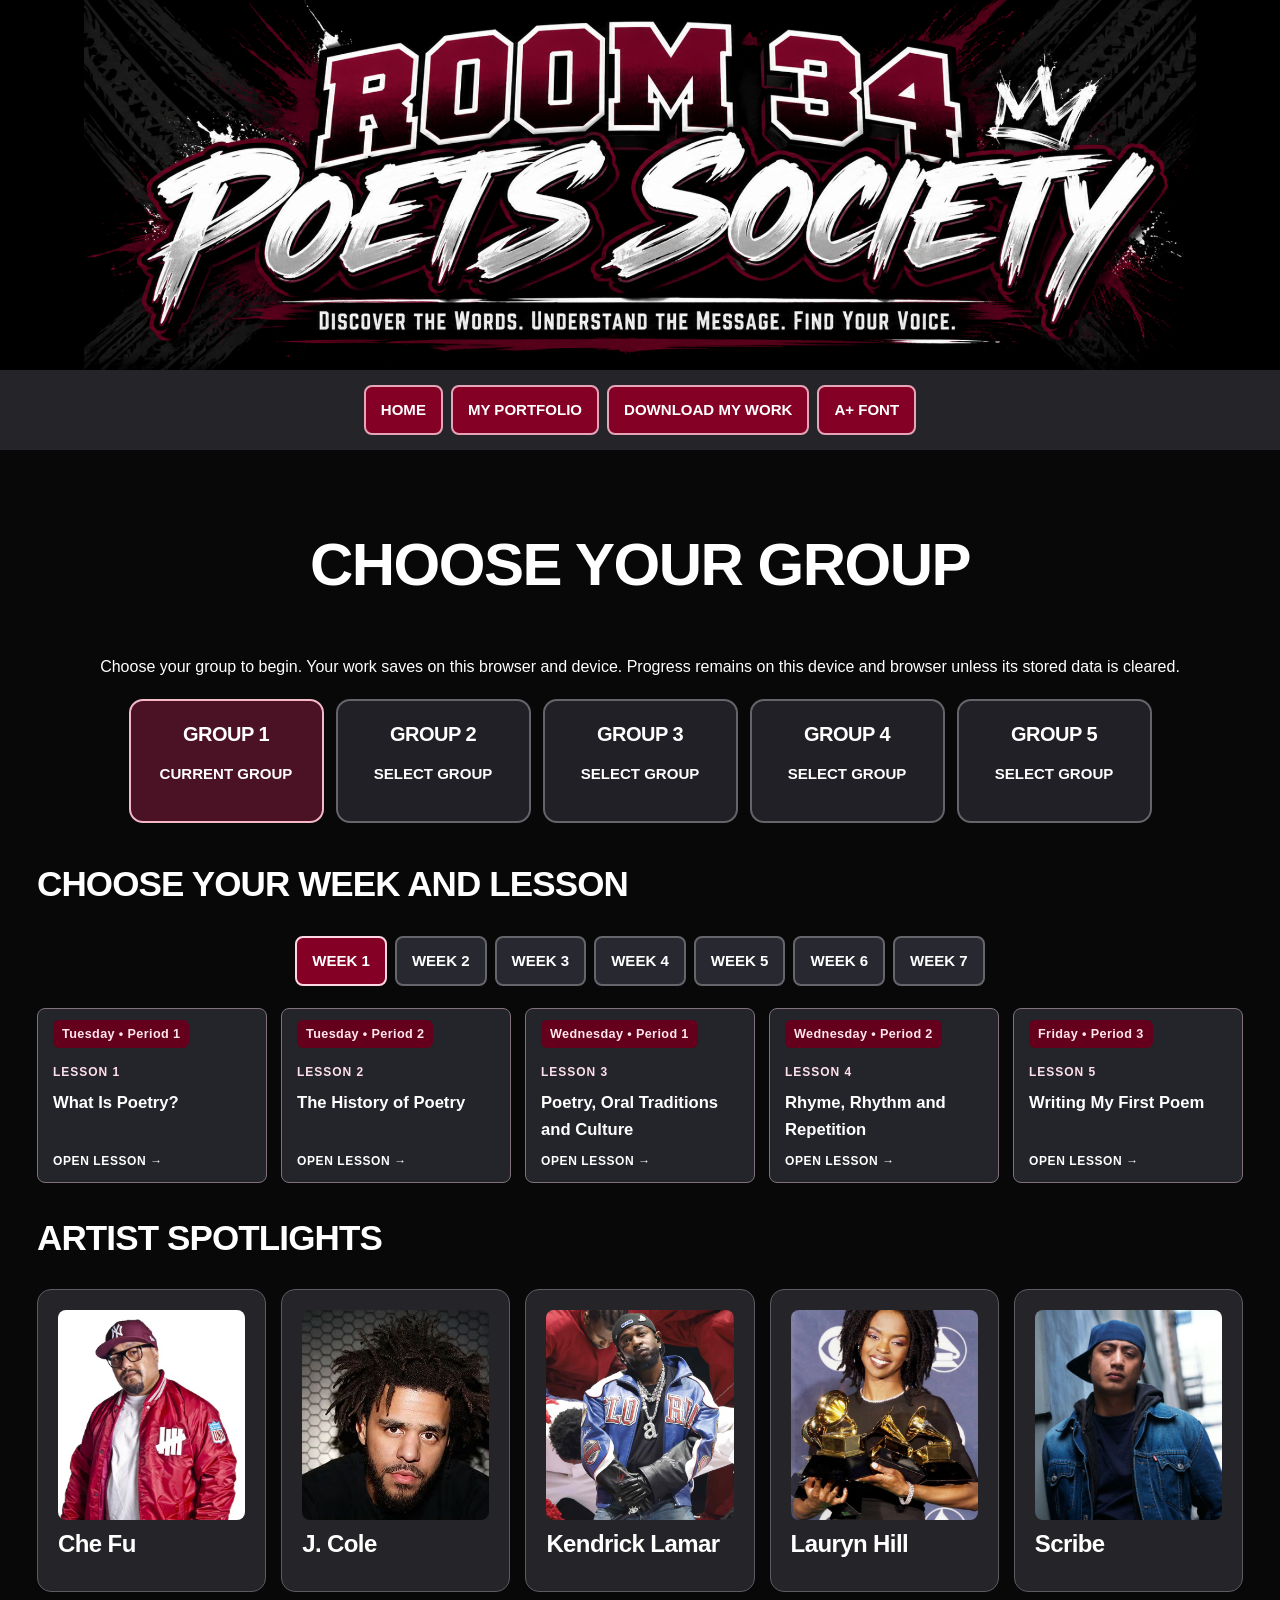
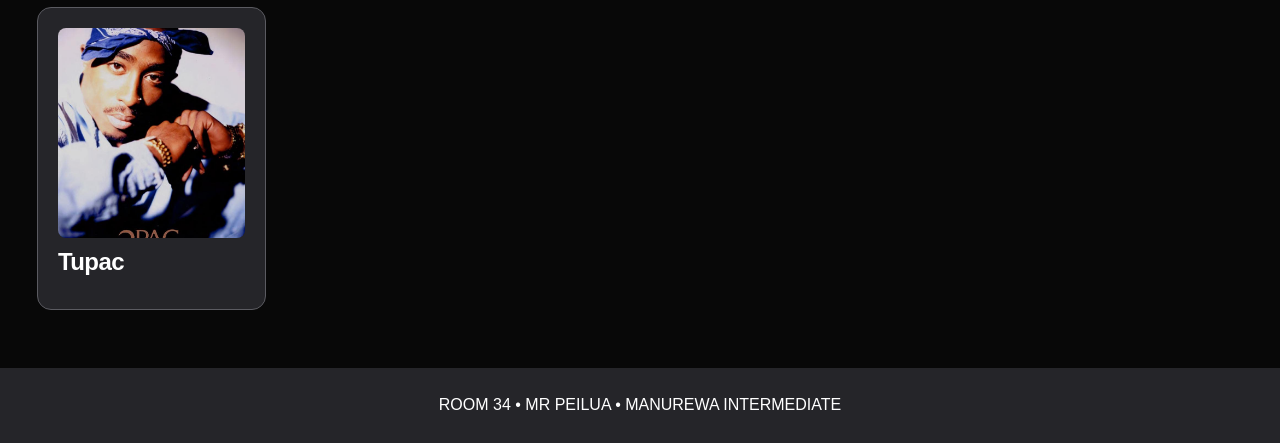
<file: index.html>
<!doctype html><html lang="en-NZ"><head><meta charset="utf-8"><meta name="viewport" content="width=device-width,initial-scale=1"><title>Room 34 Poets Society</title><link rel="stylesheet" href="style.css"></head><body><header><img class="banner" src="assets/banner.png" alt="Room 34 Poets Society — Discover the Words. Understand the Message. Find Your Voice."></header><nav><button id="home">HOME</button><button id="portfolio">MY PORTFOLIO</button><button id="export">DOWNLOAD MY WORK</button><button id="font">A+ FONT</button></nav><main><section id="welcome"><h1>CHOOSE YOUR GROUP</h1><p>Choose your group to begin. Your work saves on this browser and device. Progress remains on this device and browser unless its stored data is cleared.</p><div id="groups" class="grid"></div><h2>CHOOSE YOUR WEEK AND LESSON</h2><div id="weeks" class="grid"></div><div class="artist"><h2>ARTIST SPOTLIGHTS</h2><div id="artists" class="grid"></div></div></section><section id="lesson" hidden></section><section id="work" hidden></section></main><dialog id="downloadDialog"><form method="dialog"><h2>DOWNLOAD MY WORK</h2><p>Enter your name only when you are ready to download.</p><label>Name <input id="studentName" required maxlength="90"></label><div class="actions"><button id="cancelDownload" type="button">CANCEL</button><button id="doDownload" value="download">DOWNLOAD CSV</button></div></form></dialog><footer>ROOM 34 • MR PEILUA • MANUREWA INTERMEDIATE <span id="saved"></span></footer><script src="app.js"></script></body></html>
</file>
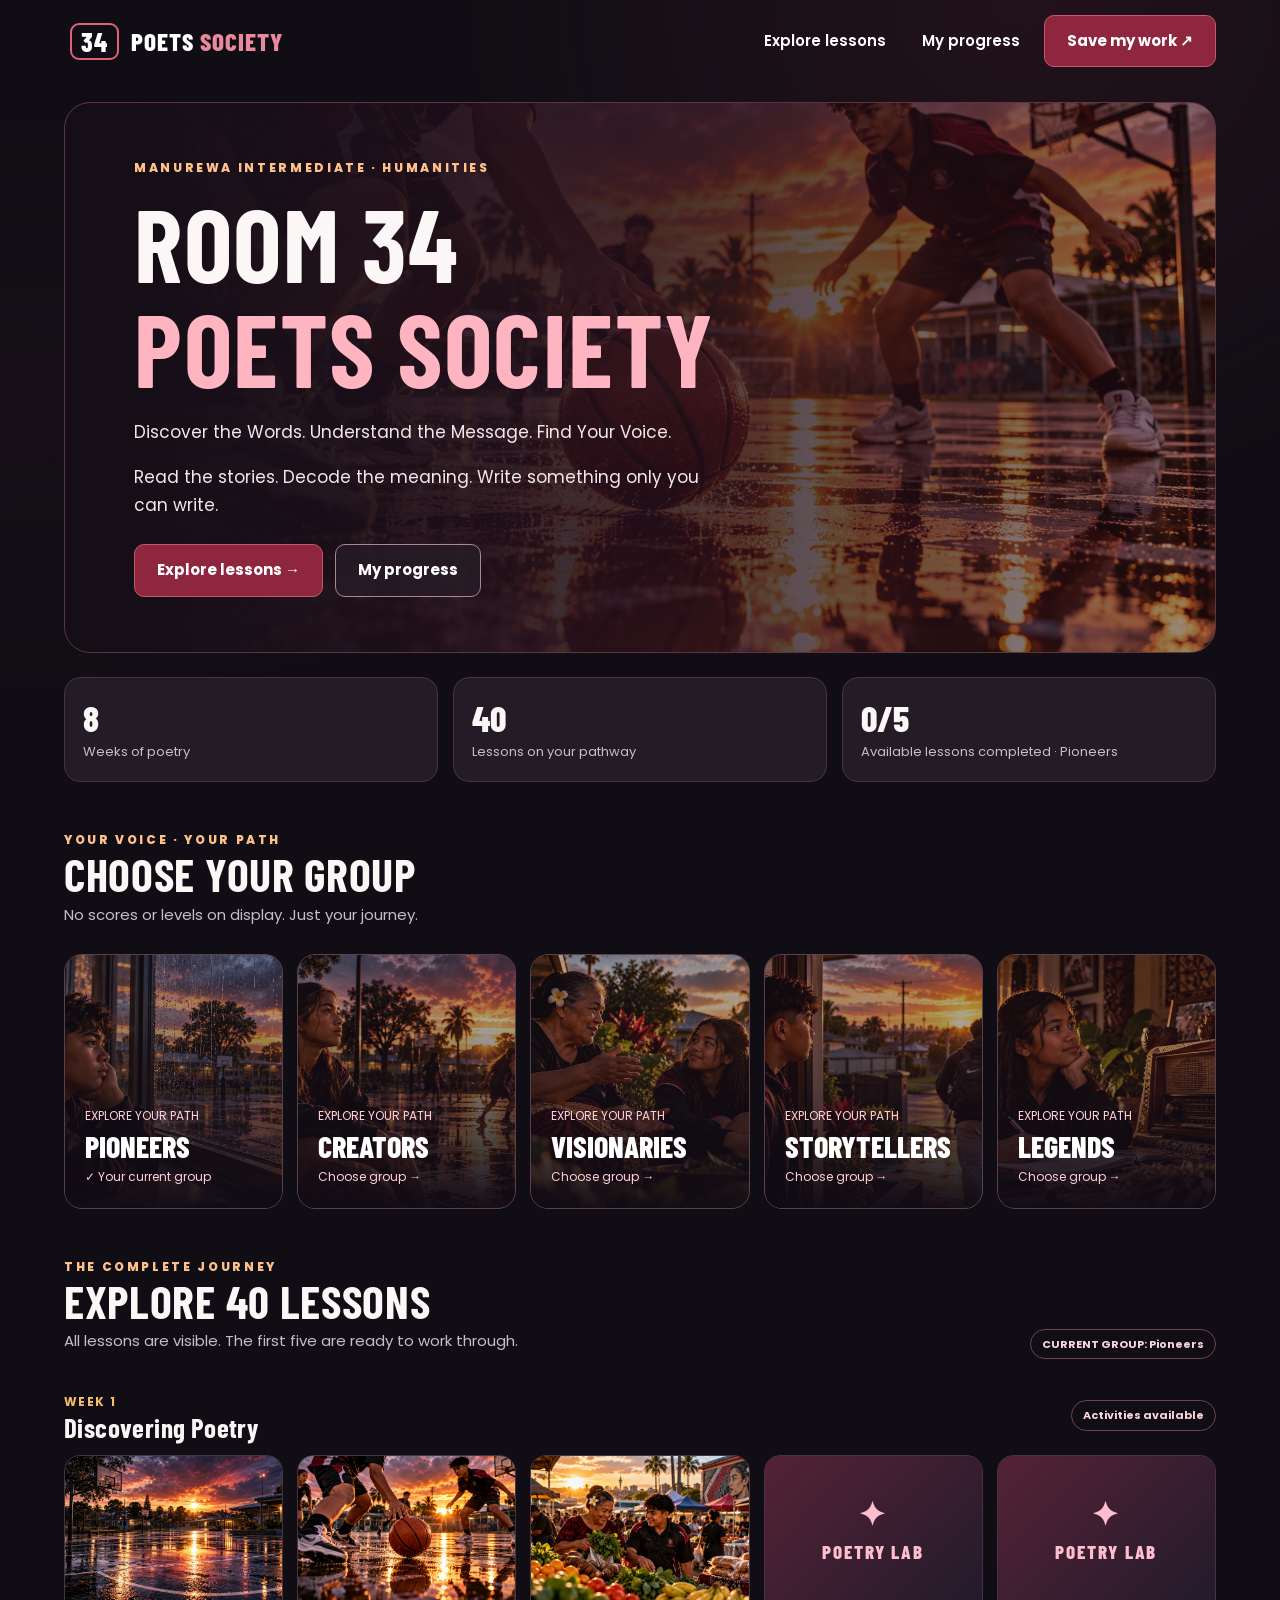
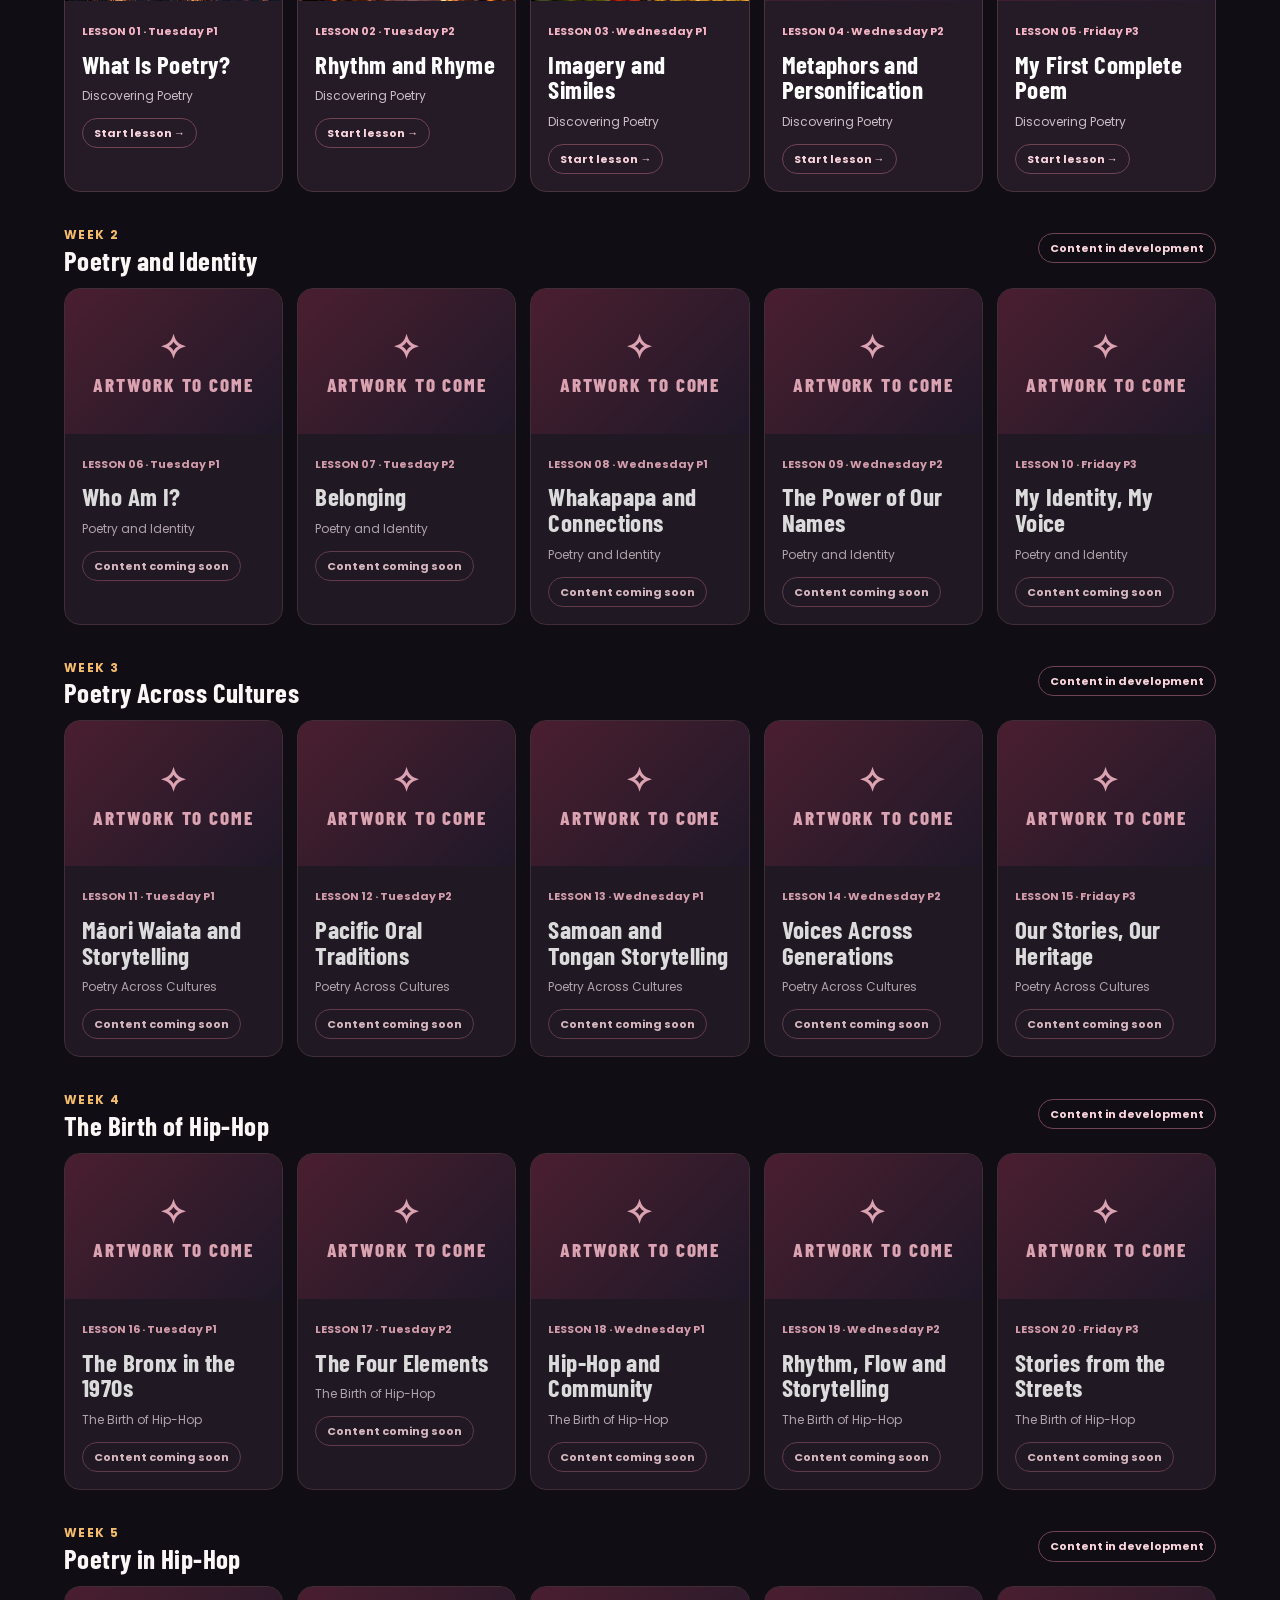
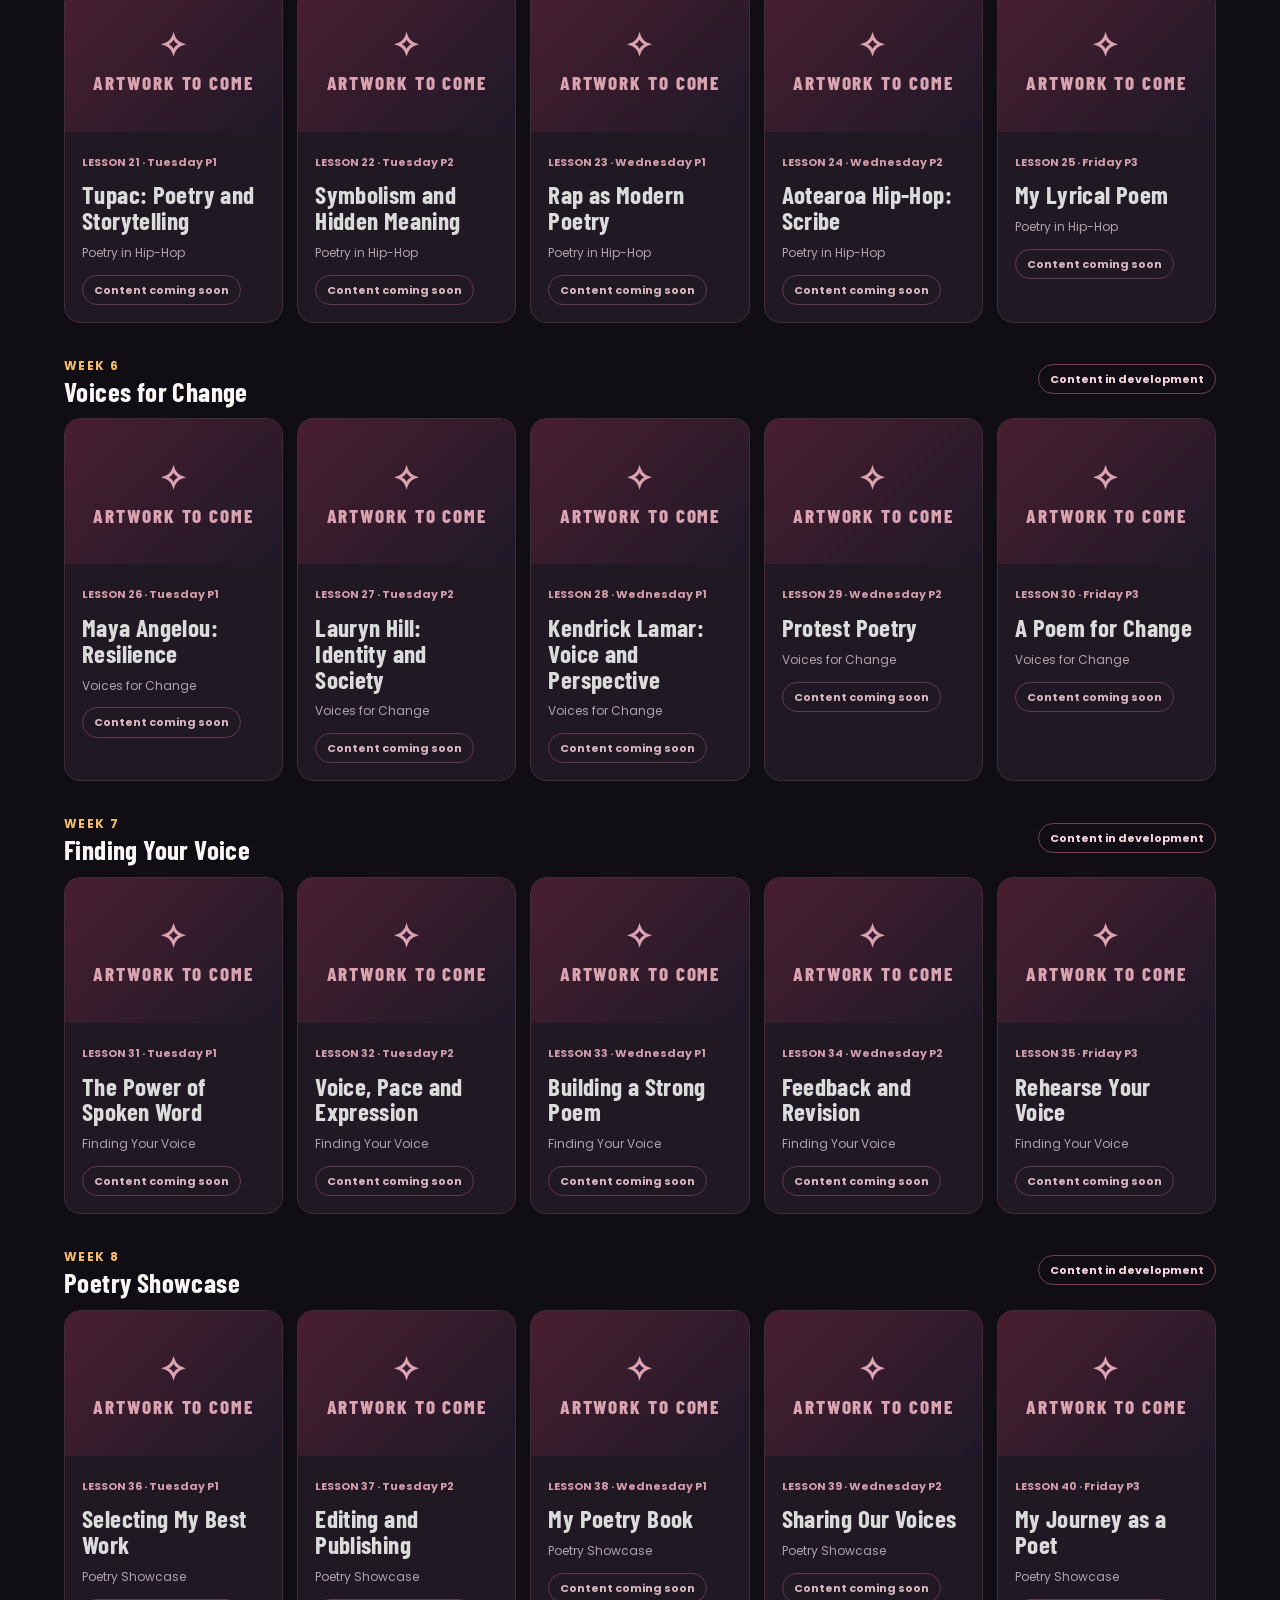
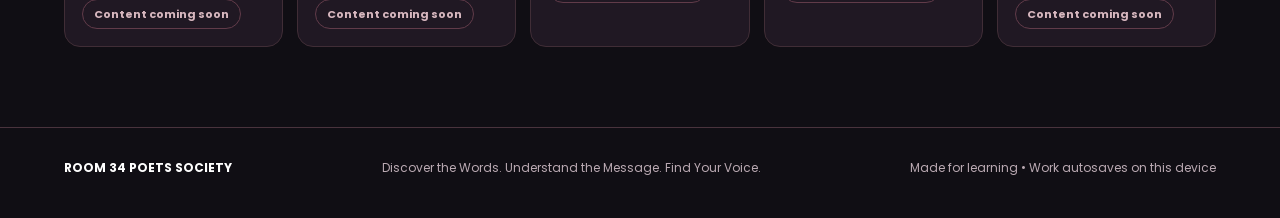
<file: ROOM34_POETS_SOCIETY_SITE/index.html>
<!doctype html><html lang="en-NZ"><head><meta charset="utf-8"><meta name="viewport" content="width=device-width, initial-scale=1"><meta name="theme-color" content="#100e14"><title>Room 34 Poets Society</title><link rel="preconnect" href="https://fonts.googleapis.com"><link rel="preconnect" href="https://fonts.gstatic.com" crossorigin><link href="https://fonts.googleapis.com/css2?family=Barlow+Condensed:wght@600;700;800;900&family=Poppins:wght@400;500;600;700;800&display=swap" rel="stylesheet"><link rel="stylesheet" href="style.css"></head><body><div class="ambient"></div><header class="nav"><button class="brand" id="homeBtn" aria-label="Go home"><span class="brand-mark">34</span><span>POETS <em>SOCIETY</em></span></button><nav class="nav-links"><button id="navExplore">Explore lessons</button><button id="navProgress">My progress</button><button id="navExport">Save my work <span class="arrow">↗</span></button></nav><button class="mobile-menu" id="mobileMenu" aria-label="Open navigation">☰</button></header><main id="app"></main><footer class="footer"><strong>ROOM 34 POETS SOCIETY</strong><span>Discover the Words. Understand the Message. Find Your Voice.</span><span>Made for learning • Work autosaves on this device</span></footer><div id="toast" role="status" aria-live="polite"></div><script src="lessons.js"></script><script src="script.js"></script></body></html>
</file>
<file: style.css>
*{box-sizing:border-box}body{margin:0;background:#080808;color:#fff;font:16px/1.55 'Poppins',Arial,sans-serif}header{background:#000}.banner{width:100%;display:block;max-height:370px;object-fit:contain}nav{display:flex;gap:8px;flex-wrap:wrap;padding:15px 5%;background:#252529;position:sticky;top:0;z-index:4}button{background:#850025;color:#fff;border:2px solid #e5a5b8;border-radius:8px;padding:11px 15px;font-weight:800;cursor:pointer}button:hover,button:focus-visible{background:#b80c40;outline:2px solid white}button:disabled{opacity:.5;cursor:not-allowed}main{max-width:1250px;margin:auto;padding:26px 22px}h1,h2,h3{font-family:'Poppins',Arial,sans-serif;letter-spacing:.7px;line-height:1.18}h1{font-size:clamp(30px,5vw,60px)}h2{font-size:clamp(24px,3vw,35px)}.grid{display:grid;grid-template-columns:repeat(auto-fit,minmax(210px,1fr));gap:15px;margin:18px 0 32px}.tile,.panel{background:#252529;border:1px solid #5b5b61;border-radius:14px;padding:20px}.tile{cursor:pointer}.tile:hover{border-color:#fff}.tile h3{font-size:24px;margin:0 0 12px}.tile img{width:100%;height:210px;object-fit:cover;border-radius:8px}.reading{background:#f3f3f5;color:#17171b;border-radius:12px;padding:25px;white-space:pre-line;font-size:1.08rem;line-height:1.8}.question{background:#f3f3f5;color:#18181c;padding:17px;border-radius:10px;margin:14px 0}.question label{display:block;margin:8px 0}.question input{accent-color:#850025}.question textarea,textarea,input[type=text],input:not([type]){width:100%;padding:12px;border-radius:7px;border:2px solid #777;font:inherit}textarea{min-height:110px}.long{min-height:220px}.muted{color:#dedee1}.tag{display:inline-block;padding:5px 10px;background:#850025;color:#fff;border-radius:5px}.actions{display:flex;flex-wrap:wrap;gap:10px;margin:20px 0}.artist{margin-top:30px}dialog{border:2px solid #850025;border-radius:15px;max-width:440px;width:90%;background:#f3f3f5;color:#111}dialog input{width:100%;padding:12px;margin-top:8px}footer{padding:25px;text-align:center;background:#252529}a{color:#fff}#lesson section{margin:25px 0}small{color:#dedee1}body.big{font-size:20px}@media(max-width:650px){nav{position:static}main{padding:18px 12px}.banner{max-height:none}}
/* Readability refresh */
@import url("https://fonts.googleapis.com/css2?family=Poppins:wght@400;500;600;700;800&display=swap");
body,button,input,textarea,select{font-family:"Poppins",Arial,sans-serif}h1,h2,h3{font-family:"Poppins",Arial,sans-serif;font-weight:800;letter-spacing:-.025em;line-height:1.3}p,label,button{line-height:1.6}button{font-size:.94rem}.reading{font-size:1.05rem;line-height:1.9;max-width:85ch}.lesson-slot{display:block;font-size:.8rem;font-weight:700;color:#fff;background:#65001c;padding:4px 9px;border-radius:6px;margin-bottom:7px}.lesson-title{display:block;text-align:left}.week-hint{color:#eee;font-size:.85rem}.tile button[data-lesson]{width:100%;text-align:left;background:#3b1723;border-color:#b88496}.tile button[data-lesson]:hover{background:#850025}.tile button:disabled{opacity:.75;background:#34343b;color:#f0f0f0}.tile{cursor:default}#weeks{grid-template-columns:repeat(auto-fit,minmax(290px,1fr))} .question b{font-weight:700}

nav{justify-content:center}#groups{display:flex;justify-content:center;flex-wrap:wrap;gap:14px}#groups .group-card{flex:0 1 205px;min-height:125px;text-align:center}#weeks{display:grid;grid-template-columns:repeat(auto-fit,minmax(290px,1fr))}.week-card{cursor:default}.week-card button{width:100%;text-align:left;display:flex;flex-direction:column;gap:3px}.lesson-slot{font-size:.79rem;letter-spacing:.03em;color:#ffe5ed}.lesson-title{font-size:.94rem}.week-hint{color:#f3dce3}#welcome>h1,#welcome>p{text-align:center}button{font-family:'Poppins',Arial,sans-serif}button:focus-visible{outline:3px solid white;outline-offset:3px}

/* Clear three-step student navigation */
#groups{max-width:1100px;margin:20px auto 38px;display:flex;flex-wrap:wrap;justify-content:center;gap:12px}
#groups .group-card{flex:0 1 195px;min-height:112px;background:#202026;border:2px solid #66636a;transition:transform .12s,border-color .12s}
#groups .group-card.active-group{border-color:#f4b8c9;background:#4a1224}
#groups .group-card:hover{transform:translateY(-2px)}
#groups .group-card h3{font-size:1.25rem}
#weeks{display:block}.week-selector{display:flex;gap:8px;justify-content:center;flex-wrap:wrap;margin-bottom:22px}.week-choice{background:#282830;border-color:#65656c}.week-choice.chosen{background:#850025;border-color:#ffd6e3}
.schedule-cards{display:grid;grid-template-columns:repeat(auto-fit,minmax(205px,1fr));gap:14px}.schedule-card{min-height:174px;background:#24242b;border:1px solid #80717b;text-align:left;display:flex;flex-direction:column;gap:8px;align-items:flex-start}.schedule-card strong{font-size:.75rem;letter-spacing:.08em;color:#ffe0ea}.schedule-card>span:nth-last-child(2){font-size:1.04rem;font-weight:600}.go-label{margin-top:auto;color:#fff;font-size:.75rem;letter-spacing:.05em}.model{background:#f3f3f5;color:#1b1b20;border-left:5px solid #850025;padding:16px;border-radius:8px}
#lesson h1{font-size:clamp(1.9rem,4vw,3rem)}#lesson .reading{max-width:none}button:focus-visible{outline:3px solid #fff;outline-offset:3px}
</file>
<file: ROOM34_POETS_SOCIETY_SITE/style.css>
:root{--bg:#100e14;--panel:#201a25;--panel2:#2b222d;--maroon:#8e263d;--rose:#db6477;--gold:#f5bc6b;--text:#fcf7f7;--muted:#cbbdc6;--line:#49333d;--radius:20px}*{box-sizing:border-box}html{scroll-behavior:smooth}body{margin:0;background:var(--bg);color:var(--text);font:15px/1.65 Poppins,Arial,sans-serif;min-height:100vh}button,input,textarea,select{font:inherit}button{cursor:pointer}button:focus-visible,input:focus-visible,textarea:focus-visible,select:focus-visible{outline:3px solid var(--gold);outline-offset:3px}.ambient{position:fixed;inset:0;z-index:-1;background:radial-gradient(ellipse at 80% 0%,#481a2b55,transparent 40%),radial-gradient(ellipse at 0% 45%,#28111f44,transparent 45%)}.nav{height:82px;max-width:1500px;margin:auto;display:flex;align-items:center;justify-content:space-between;padding:0 5%;gap:24px}.brand{border:0;background:transparent;color:#fff;font:800 25px 'Barlow Condensed',sans-serif;letter-spacing:.04em;display:flex;align-items:center;gap:12px}.brand em{color:#e88a9c;font-style:normal}.brand-mark{border:2px solid var(--rose);border-radius:9px;padding:1px 9px;font-size:26px}.nav-links{display:flex;gap:12px;align-items:center}.nav-links button,.mobile-menu{color:#fff;border:0;background:transparent;padding:12px;font-weight:600}.nav-links button:last-child,.primary{background:var(--maroon);border:1px solid #c75670;border-radius:10px;color:#fff;padding:13px 22px;font-weight:700}.nav-links button:hover,.primary:hover{filter:brightness(1.18)}.mobile-menu{display:none}.container{max-width:1400px;margin:0 auto;padding:20px 5% 80px}.hero{min-height:460px;border:1px solid #5b3542;border-radius:26px;position:relative;overflow:hidden;display:flex;align-items:center;background:linear-gradient(90deg,#160e17 8%,#23101cdb 48%,#2c101677),url('images/lessons/lesson02-cover.webp') center 48%/cover}.hero-content{position:relative;z-index:1;max-width:750px;padding:55px 6%}.eyebrow{color:#ffc18b;font-size:12px;letter-spacing:.22em;text-transform:uppercase;font-weight:800}.hero h1,.page-title,h2,h3,.lesson-card-title{font-family:'Barlow Condensed',Impact,sans-serif;line-height:1.03;letter-spacing:.015em}.hero h1{font-size:clamp(55px,8vw,112px);margin:12px 0;text-transform:uppercase}.hero h1 span{color:#ffb4c1}.hero p{max-width:590px;color:#f3e8e8;font-size:17px}.hero-actions,.button-row{display:flex;gap:12px;flex-wrap:wrap;margin-top:25px}.secondary{background:#261c25d9;border:1px solid #aa8796;border-radius:10px;color:#fff;padding:13px 22px;font-weight:700}.section-heading{display:flex;justify-content:space-between;align-items:end;gap:20px;margin:48px 0 22px}.section-heading h2{font-size:clamp(30px,4vw,46px);margin:0}.section-heading p{color:var(--muted);margin:5px 0}.stat-row{display:grid;grid-template-columns:repeat(3,1fr);gap:15px;margin-top:24px}.stat{background:#231b25;border:1px solid var(--line);border-radius:16px;padding:18px}.stat strong{font:800 36px 'Barlow Condensed',sans-serif;display:block}.stat span{color:var(--muted);font-size:13px}.group-grid{display:grid;grid-template-columns:repeat(5,minmax(0,1fr));gap:14px}.group-card{min-height:255px;border:1px solid #59404a;border-radius:18px;position:relative;overflow:hidden;background:#281b26;text-align:left;color:#fff;padding:0;display:flex;flex-direction:column;justify-content:flex-end}.group-card img{position:absolute;inset:0;width:100%;height:100%;object-fit:cover;opacity:.62;transition:transform .35s}.group-card:hover img{transform:scale(1.08)}.group-card::after{content:'';position:absolute;inset:25% 0 0;background:linear-gradient(transparent,#100b14f5)}.group-card .group-inner{z-index:1;position:relative;padding:20px}.group-card strong{font:800 30px 'Barlow Condensed',sans-serif;display:block}.group-card small{font-size:12px;color:#ffcfda}.week-header{display:flex;justify-content:space-between;align-items:center;margin:30px 0 13px;gap:14px}.week-header h3{font-size:27px;margin:0}.week-tag{font-size:12px;font-weight:700;letter-spacing:.12em;color:var(--gold)}.lesson-grid{display:grid;grid-template-columns:repeat(5,minmax(0,1fr));gap:14px}.lesson-card{border:1px solid var(--line);border-radius:16px;background:#241b26;color:#fff;overflow:hidden;text-align:left;padding:0;display:flex;flex-direction:column;transition:transform .15s,border-color .15s}.lesson-card:hover{transform:translateY(-4px);border-color:#c3647a}.lesson-card img,.image-placeholder{height:145px;width:100%;object-fit:cover;display:flex;align-items:center;justify-content:center;background:linear-gradient(135deg,#552235,#221b2c);color:#ffbecd;font:800 19px 'Barlow Condensed',sans-serif;letter-spacing:.1em}.image-placeholder{flex-direction:column;gap:6px}.image-placeholder span{font-size:33px}.lesson-info{padding:17px;flex:1}.lesson-info small{font-size:11px;color:#f5b5c5;font-weight:700}.lesson-card-title{display:block;font-size:25px;margin:9px 0}.lesson-info p{font-size:12px;color:var(--muted);margin:0}.pill{display:inline-flex;align-items:center;border:1px solid #704353;border-radius:99px;padding:5px 11px;color:#fbd5dd;font-size:11px;font-weight:700}.lesson-card .pill{margin-top:12px}.lesson-card.future{opacity:.85}.back{border:0;background:none;color:#ffc2d1;padding:10px 0;font-weight:700}.page-title{font-size:clamp(40px,6vw,72px);margin:14px 0}.muted{color:var(--muted)}.lesson-hero{border:1px solid var(--line);border-radius:20px;background:linear-gradient(110deg,#241822,#442234);padding:28px;margin-bottom:22px}.lesson-hero p{max-width:900px}.group-switch{display:flex;gap:9px;flex-wrap:wrap;margin:18px 0 24px}.group-switch button{border:1px solid #725060;background:#2b202c;color:#fff;border-radius:10px;padding:12px 18px;font-weight:700}.group-switch button.active{background:#a43c55;border-color:#f8a4b7}.reading-layout{display:grid;grid-template-columns:minmax(0,1fr) 300px;gap:20px;align-items:start}.content-card{border:1px solid var(--line);border-radius:18px;background:#231c27;padding:27px;margin-bottom:20px}.content-card h2{font-size:34px;margin:0 0 14px}.reading-image{width:100%;aspect-ratio:16/9;object-fit:cover;border-radius:12px;margin:0 0 20px}.reading-body{white-space:pre-line;font-size:16px;line-height:2;color:#fff7f8;max-width:80ch}.aside-card{border:1px solid var(--line);background:#281d2a;border-radius:18px;padding:22px;margin-bottom:18px}.aside-card h3{font-size:27px;margin:0 0 10px}.aside-card p{color:var(--muted);font-size:13px}.vocab-list{list-style:none;margin:0;padding:0}.vocab-list li{padding:9px 0;border-bottom:1px solid #46333f;font-size:13px}.vocab-list strong{color:#ffd4dc}.activity{background:#2b222e;border:1px solid #4e3b48;border-radius:12px;padding:15px;margin:13px 0}.activity strong{color:#ffe0a8}.activity p{margin:7px 0 0;white-space:pre-line}.question{border-top:1px solid #493844;padding:20px 0}.question h4{font-size:15px;margin:0 0 12px}.option{display:block;width:100%;text-align:left;background:#2f2632;border:1px solid #5b4754;border-radius:10px;color:#fff;padding:12px;margin:8px 0}.option.selected{background:#7c2a42;border-color:#e59aaf}.option b{color:#ffbfcf;margin-right:12px}.answer-area{width:100%;min-height:105px;resize:vertical;background:#16121b;color:#fff;border:1px solid #745766;border-radius:11px;padding:14px}.hint{border:0;background:transparent;color:#ffcd99;padding:9px 0;font-weight:600}.hint-text{font-size:13px;color:#e4cbd2;background:#3a2a35;padding:12px;border-radius:8px}.progress-bar{height:9px;border-radius:99px;background:#46313e;overflow:hidden;margin:13px 0}.progress-bar>div{height:100%;background:linear-gradient(90deg,#b33959,#f6ad7c)}.note{border-left:3px solid #f6ad7c;padding:10px 14px;background:#3b2a34;color:#ffe3e6;border-radius:6px}.writing-input{min-height:220px}.empty{border:1px dashed #88596a;background:#2b1e2c;border-radius:16px;padding:36px;text-align:center}.empty h2{font-size:38px}.footer{max-width:1400px;margin:auto;border-top:1px solid var(--line);padding:30px 5% 40px;display:flex;justify-content:space-between;flex-wrap:wrap;gap:10px;color:#baa9b2;font-size:12px}.footer strong{color:#fff}#toast{position:fixed;bottom:25px;right:25px;background:#f4e4e6;color:#281822;border-radius:12px;padding:12px 18px;box-shadow:0 10px 40px #0009;display:none;z-index:50;font-weight:700}.export-box{max-width:680px}.export-box label{display:block;margin:14px 0 6px;font-weight:700}.export-box input{width:100%;border:1px solid #805565;border-radius:10px;padding:14px;background:#18111a;color:white}.small{font-size:12px}.section-divider{border:0;border-top:1px solid var(--line);margin:28px 0}.quiz-count{color:#ffd1a4;font-size:13px;font-weight:700}.assessment-grid{display:grid;grid-template-columns:repeat(3,1fr);gap:12px}.assessment-grid .stat{min-height:115px}@media(max-width:1100px){.lesson-grid{grid-template-columns:repeat(3,1fr)}.group-grid{grid-template-columns:repeat(3,1fr)}.reading-layout{grid-template-columns:1fr}.aside{display:grid;grid-template-columns:1fr 1fr;gap:15px}}@media(max-width:700px){.nav{height:auto;min-height:72px;padding:10px 5%;flex-wrap:wrap}.mobile-menu{display:block}.nav-links{display:none;flex-direction:column;align-items:stretch;width:100%;padding-bottom:12px}.nav-links.open{display:flex}.hero{min-height:430px;background-position:center}.hero-content{padding:35px 7%}.hero h1{font-size:59px}.lesson-grid{grid-template-columns:repeat(2,1fr)}.group-grid{grid-template-columns:repeat(2,1fr)}.stat-row,.assessment-grid{grid-template-columns:1fr}.aside{grid-template-columns:1fr}.content-card{padding:19px}.lesson-card-title{font-size:22px}.lesson-card img,.image-placeholder{height:120px}.section-heading{align-items:start;flex-direction:column}.footer{flex-direction:column}}@media(max-width:410px){.lesson-grid,.group-grid{grid-template-columns:1fr}.group-card{min-height:190px}.hero h1{font-size:52px}}

/* Interactive spelling activity workspaces */
.spelling-box{border:1px solid #6e4854;border-radius:16px;padding:20px;margin:18px 0;background:#201a20;color:#f8f4f5}
.spelling-box p{color:#eee4e7;line-height:1.6}
.spelling-heading{display:flex;justify-content:space-between;gap:12px;align-items:center;color:#fff;font-size:1.05rem}
.spelling-heading span{color:#f1bdc9;font-size:.85rem;white-space:nowrap}
.spelling-box .small{color:#e4cfd5}
.match-intro{margin:12px 0;color:#f3dce3;font-size:.92rem}
.match-board{display:grid;grid-template-columns:minmax(0,1fr) minmax(0,1.2fr);gap:clamp(30px,9vw,110px);position:relative;align-items:start;margin:18px 0;isolation:isolate}
.match-column{display:flex;flex-direction:column;gap:12px;z-index:1}
.match-lines{position:absolute;inset:0;width:100%;height:100%;pointer-events:none;z-index:0;overflow:visible}
.match-tile{min-height:58px;width:100%;padding:12px;border-radius:12px;background:#fff;color:#211b20;border:2px solid #dfcbd1;text-align:left;font:inherit;font-weight:600;line-height:1.35;cursor:pointer;transition:background .15s,border-color .15s}
.match-tile:hover,.match-tile:focus-visible{border-color:#a63b59;outline:2px solid #ffccda;outline-offset:2px}
.match-tile.active{background:#ffdae5;border-color:#e26386}
.match-tile.paired{background:#f7eaf0;border-color:#b35c76}
.match-tile.correct{border-color:#328b62;background:#e5f8ed}
.match-tile.incorrect{border-color:#c64b4b;background:#ffe5e5}
.match-footer{display:flex;align-items:center;gap:10px;flex-wrap:wrap;margin:14px 0}
.match-status,.spell-feedback{color:#fff;font-weight:600}
.spelling-box button.mini{padding:9px 12px;font-size:.86rem;border:1px solid #bfa5af;border-radius:9px;background:#46323b;color:#fff}
.recall-grid{display:grid;grid-template-columns:repeat(auto-fit,minmax(150px,1fr));gap:12px;margin:18px 0}
.recall-cell{display:flex;flex-direction:column;gap:7px;padding:12px;background:#382830;border:1px solid #755664;border-radius:12px;color:#fff}
.recall-cell input{width:100%;min-width:0;padding:11px;border-radius:8px;background:#fff;color:#171316;border:2px solid transparent;font:inherit}
.recall-prompt{display:block;color:#ffd7e2;font-size:.9rem;margin-top:5px}
.recall-prompt.concealed{visibility:hidden}
.recall-cell input.spell-correct{border-color:#30a66d}.recall-cell input.spell-incorrect{border-color:#df6969}
.activity-response-label{display:block;margin:12px 0 7px;color:#fff;font-weight:700}
.spelling-response{display:block;width:100%;min-height:125px;background:#fff;color:#171316;border:2px solid #d9b5c0;border-radius:12px;padding:14px;resize:vertical}
@media(max-width:550px){.spelling-box{padding:14px}.match-board{gap:28px}.match-tile{font-size:.82rem;padding:8px;min-height:70px}.spelling-heading{align-items:flex-start}}

/* Dedicated writing boxes for Use and improve */
.sentence-builder{display:grid;gap:12px;margin-top:14px}.sentence-field{display:grid;gap:7px;color:#fff;font-weight:700}.sentence-field textarea{min-height:90px;font-weight:400;line-height:1.5}.sentence-field:last-of-type textarea{border-color:#a94765;background:#fff9fb}
</file>
